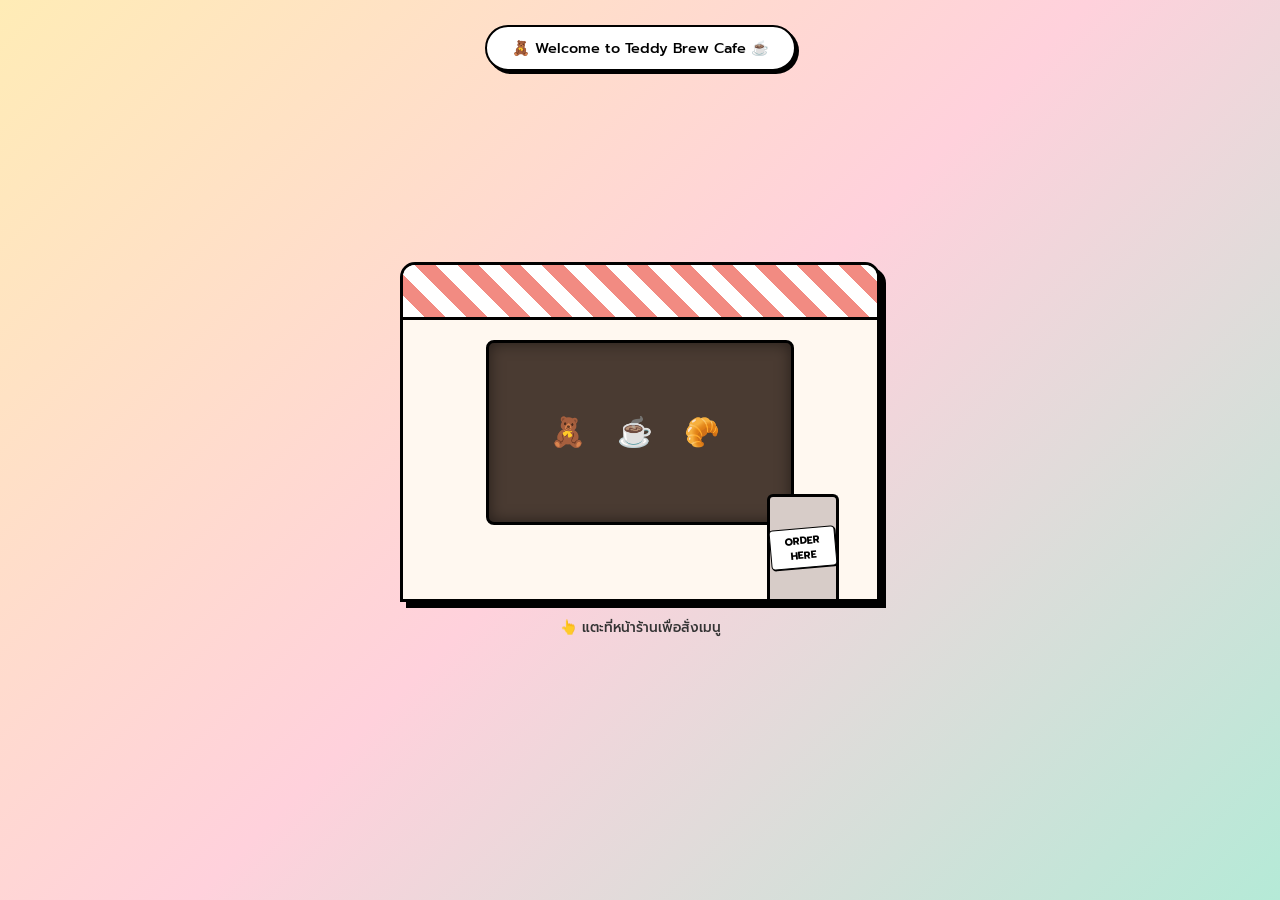
<file: index.html>
<!DOCTYPE html>
<html lang="th">
<head>
    <meta charset="UTF-8">
    <meta name="viewport" content="width=device-width, initial-scale=1.0">
    <title>Teddy Brew Cafe</title>
    <link rel="stylesheet" href="style.css">
    <link href="https://fonts.googleapis.com/css2?family=Prompt:wght@300;400;500;600&display=swap" rel="stylesheet">
</head>
<body class="home-body">

    <div class="audio-banner">
        🧸 Welcome to Teddy Brew Cafe ☕
    </div>

    <div class="shop-container">
        <a href="drink.html" class="shop-window-link">
            <div class="shop-building">
                <div class="awning"></div>
                <div class="glass-window">
                    <div class="shelf">🧸 ☕ 🥐</div>
                </div>
                <div class="door">
                    <div class="order-tag-door">Order Here</div>
                </div>
            </div>
        </a>
        <p class="tap-hint">👆 แตะที่หน้าร้านเพื่อสั่งเมนู</p>
    </div>

</body>
</html>
</file>
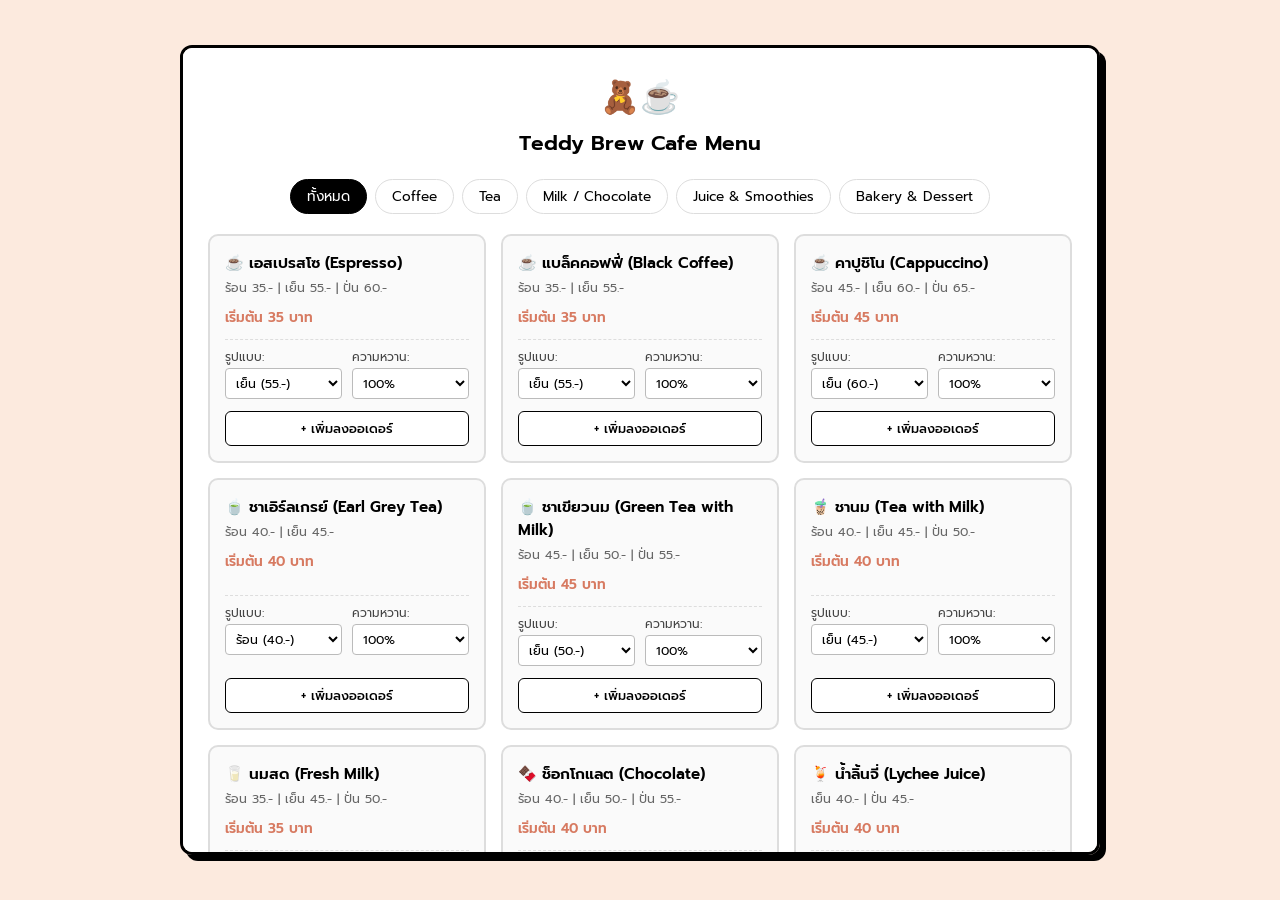
<file: drink.html>
<!DOCTYPE html>
<html lang="th">
<head>
    <meta charset="UTF-8">
    <meta name="viewport" content="width=device-width, initial-scale=1.0">
    <title>เมนูเครื่องดื่มและของหวาน - Teddy Brew Cafe</title>
    <link rel="stylesheet" href="style.css">
    <link href="https://fonts.googleapis.com/css2?family=Prompt:wght@300;400;500;600&display=swap" rel="stylesheet">
</head>
<body class="menu-body">

    <div class="menu-container-large">
        <div class="menu-header">
            <span class="cafe-icon">🧸☕</span>
            <h2>Teddy Brew Cafe Menu</h2>
        </div>

        <!-- ปุ่มกรองหมวดหมู่ -->
        <div class="menu-filters">
            <button class="filter-btn active" data-filter="all">ทั้งหมด</button>
            <button class="filter-btn" data-filter="coffee">Coffee</button>
            <button class="filter-btn" data-filter="tea">Tea</button>
            <button class="filter-btn" data-filter="milk">Milk / Chocolate</button>
            <button class="filter-btn" data-filter="juice">Juice & Smoothies</button>
            <button class="filter-btn" data-filter="bakery">Bakery & Dessert</button>
        </div>

        <!-- รายการเมนูทั้งหมด -->
        <div class="drink-grid-catalog">
            
            <!-- COFFEE -->
            <div class="drink-card" data-category="coffee" data-name="เอสเปรสโซ (Espresso)" data-type="drink">
                <div class="drink-info">
                    <h3>☕ เอสเปรสโซ (Espresso)</h3>
                    <p>ร้อน 35.- | เย็น 55.- | ปั่น 60.-</p>
                    <span class="price-tag">เริ่มต้น 35 บาท</span>
                </div>
                <div class="drink-options">
                    <div class="option-group">
                        <label>รูปแบบ:</label>
                        <select class="serve-type">
                            <option value="ร้อน" data-price="35">ร้อน (35.-)</option>
                            <option value="เย็น" data-price="55" selected>เย็น (55.-)</option>
                            <option value="ปั่น" data-price="60">ปั่น (60.-)</option>
                        </select>
                    </div>
                    <div class="option-group">
                        <label>ความหวาน:</label>
                        <select class="sweetness">
                            <option value="หวาน 0%">0%</option>
                            <option value="หวาน 50%">50%</option>
                            <option value="หวาน 100%" selected>100%</option>
                        </select>
                    </div>
                </div>
                <button type="button" class="add-to-cart-btn">+ เพิ่มลงออเดอร์</button>
            </div>

            <div class="drink-card" data-category="coffee" data-name="แบล็คคอฟฟี่ (Black Coffee)" data-type="drink">
                <div class="drink-info">
                    <h3>☕ แบล็คคอฟฟี่ (Black Coffee)</h3>
                    <p>ร้อน 35.- | เย็น 55.-</p>
                    <span class="price-tag">เริ่มต้น 35 บาท</span>
                </div>
                <div class="drink-options">
                    <div class="option-group">
                        <label>รูปแบบ:</label>
                        <select class="serve-type">
                            <option value="ร้อน" data-price="35">ร้อน (35.-)</option>
                            <option value="เย็น" data-price="55" selected>เย็น (55.-)</option>
                        </select>
                    </div>
                    <div class="option-group">
                        <label>ความหวาน:</label>
                        <select class="sweetness">
                            <option value="หวาน 0%">0%</option>
                            <option value="หวาน 50%">50%</option>
                            <option value="หวาน 100%" selected>100%</option>
                        </select>
                    </div>
                </div>
                <button type="button" class="add-to-cart-btn">+ เพิ่มลงออเดอร์</button>
            </div>

            <div class="drink-card" data-category="coffee" data-name="คาปูชิโน (Cappuccino)" data-type="drink">
                <div class="drink-info">
                    <h3>☕ คาปูชิโน (Cappuccino)</h3>
                    <p>ร้อน 45.- | เย็น 60.- | ปั่น 65.-</p>
                    <span class="price-tag">เริ่มต้น 45 บาท</span>
                </div>
                <div class="drink-options">
                    <div class="option-group">
                        <label>รูปแบบ:</label>
                        <select class="serve-type">
                            <option value="ร้อน" data-price="45">ร้อน (45.-)</option>
                            <option value="เย็น" data-price="60" selected>เย็น (60.-)</option>
                            <option value="ปั่น" data-price="65">ปั่น (65.-)</option>
                        </select>
                    </div>
                    <div class="option-group">
                        <label>ความหวาน:</label>
                        <select class="sweetness">
                            <option value="หวาน 0%">0%</option>
                            <option value="หวาน 50%">50%</option>
                            <option value="หวาน 100%" selected>100%</option>
                        </select>
                    </div>
                </div>
                <button type="button" class="add-to-cart-btn">+ เพิ่มลงออเดอร์</button>
            </div>

            <!-- TEA -->
            <div class="drink-card" data-category="tea" data-name="ชาเอิร์ลเกรย์ (Earl Grey Tea)" data-type="drink">
                <div class="drink-info">
                    <h3>🍵 ชาเอิร์ลเกรย์ (Earl Grey Tea)</h3>
                    <p>ร้อน 40.- | เย็น 45.-</p>
                    <span class="price-tag">เริ่มต้น 40 บาท</span>
                </div>
                <div class="drink-options">
                    <div class="option-group">
                        <label>รูปแบบ:</label>
                        <select class="serve-type">
                            <option value="ร้อน" data-price="40" selected>ร้อน (40.-)</option>
                            <option value="เย็น" data-price="45">เย็น (45.-)</option>
                        </select>
                    </div>
                    <div class="option-group">
                        <label>ความหวาน:</label>
                        <select class="sweetness">
                            <option value="หวาน 0%">0%</option>
                            <option value="หวาน 50%">50%</option>
                            <option value="หวาน 100%" selected>100%</option>
                        </select>
                    </div>
                </div>
                <button type="button" class="add-to-cart-btn">+ เพิ่มลงออเดอร์</button>
            </div>

            <div class="drink-card" data-category="tea" data-name="ชาเขียวนม (Green Tea with Milk)" data-type="drink">
                <div class="drink-info">
                    <h3>🍵 ชาเขียวนม (Green Tea with Milk)</h3>
                    <p>ร้อน 45.- | เย็น 50.- | ปั่น 55.-</p>
                    <span class="price-tag">เริ่มต้น 45 บาท</span>
                </div>
                <div class="drink-options">
                    <div class="option-group">
                        <label>รูปแบบ:</label>
                        <select class="serve-type">
                            <option value="ร้อน" data-price="45">ร้อน (45.-)</option>
                            <option value="เย็น" data-price="50" selected>เย็น (50.-)</option>
                            <option value="ปั่น" data-price="55">ปั่น (55.-)</option>
                        </select>
                    </div>
                    <div class="option-group">
                        <label>ความหวาน:</label>
                        <select class="sweetness">
                            <option value="หวาน 0%">0%</option>
                            <option value="หวาน 50%">50%</option>
                            <option value="หวาน 100%" selected>100%</option>
                        </select>
                    </div>
                </div>
                <button type="button" class="add-to-cart-btn">+ เพิ่มลงออเดอร์</button>
            </div>

            <div class="drink-card" data-category="tea" data-name="ชานม (Tea with Milk)" data-type="drink">
                <div class="drink-info">
                    <h3>🧋 ชานม (Tea with Milk)</h3>
                    <p>ร้อน 40.- | เย็น 45.- | ปั่น 50.-</p>
                    <span class="price-tag">เริ่มต้น 40 บาท</span>
                </div>
                <div class="drink-options">
                    <div class="option-group">
                        <label>รูปแบบ:</label>
                        <select class="serve-type">
                            <option value="ร้อน" data-price="40">ร้อน (40.-)</option>
                            <option value="เย็น" data-price="45" selected>เย็น (45.-)</option>
                            <option value="ปั่น" data-price="50">ปั่น (50.-)</option>
                        </select>
                    </div>
                    <div class="option-group">
                        <label>ความหวาน:</label>
                        <select class="sweetness">
                            <option value="หวาน 0%">0%</option>
                            <option value="หวาน 50%">50%</option>
                            <option value="หวาน 100%" selected>100%</option>
                        </select>
                    </div>
                </div>
                <button type="button" class="add-to-cart-btn">+ เพิ่มลงออเดอร์</button>
            </div>

            <!-- MILK / CHOCOLATE -->
            <div class="drink-card" data-category="milk" data-name="นมสด (Fresh Milk)" data-type="drink">
                <div class="drink-info">
                    <h3>🥛 นมสด (Fresh Milk)</h3>
                    <p>ร้อน 35.- | เย็น 45.- | ปั่น 50.-</p>
                    <span class="price-tag">เริ่มต้น 35 บาท</span>
                </div>
                <div class="drink-options">
                    <div class="option-group">
                        <label>รูปแบบ:</label>
                        <select class="serve-type">
                            <option value="ร้อน" data-price="35">ร้อน (35.-)</option>
                            <option value="เย็น" data-price="45" selected>เย็น (45.-)</option>
                            <option value="ปั่น" data-price="50">ปั่น (50.-)</option>
                        </select>
                    </div>
                    <div class="option-group">
                        <label>ความหวาน:</label>
                        <select class="sweetness">
                            <option value="หวาน 0%">0%</option>
                            <option value="หวาน 50%">50%</option>
                            <option value="หวาน 100%" selected>100%</option>
                        </select>
                    </div>
                </div>
                <button type="button" class="add-to-cart-btn">+ เพิ่มลงออเดอร์</button>
            </div>

            <div class="drink-card" data-category="milk" data-name="ช็อกโกแลต (Chocolate)" data-type="drink">
                <div class="drink-info">
                    <h3>🍫 ช็อกโกแลต (Chocolate)</h3>
                    <p>ร้อน 40.- | เย็น 50.- | ปั่น 55.-</p>
                    <span class="price-tag">เริ่มต้น 40 บาท</span>
                </div>
                <div class="drink-options">
                    <div class="option-group">
                        <label>รูปแบบ:</label>
                        <select class="serve-type">
                            <option value="ร้อน" data-price="40">ร้อน (40.-)</option>
                            <option value="เย็น" data-price="50" selected>เย็น (50.-)</option>
                            <option value="ปั่น" data-price="55">ปั่น (55.-)</option>
                        </select>
                    </div>
                    <div class="option-group">
                        <label>ความหวาน:</label>
                        <select class="sweetness">
                            <option value="หวาน 0%">0%</option>
                            <option value="หวาน 50%">50%</option>
                            <option value="หวาน 100%" selected>100%</option>
                        </select>
                    </div>
                </div>
                <button type="button" class="add-to-cart-btn">+ เพิ่มลงออเดอร์</button>
            </div>

            <!-- JUICE & SMOOTHIES -->
            <div class="drink-card" data-category="juice" data-name="น้ำลิ้นจี่ (Lychee Juice)" data-type="drink">
                <div class="drink-info">
                    <h3>🍹 น้ำลิ้นจี่ (Lychee Juice)</h3>
                    <p>เย็น 40.- | ปั่น 45.-</p>
                    <span class="price-tag">เริ่มต้น 40 บาท</span>
                </div>
                <div class="drink-options">
                    <div class="option-group">
                        <label>รูปแบบ:</label>
                        <select class="serve-type">
                            <option value="เย็น" data-price="40" selected>เย็น (40.-)</option>
                            <option value="ปั่น" data-price="45">ปั่น (45.-)</option>
                        </select>
                    </div>
                    <div class="option-group">
                        <label>ความหวาน:</label>
                        <select class="sweetness">
                            <option value="หวาน 0%">0%</option>
                            <option value="หวาน 50%">50%</option>
                            <option value="หวาน 100%" selected>100%</option>
                        </select>
                    </div>
                </div>
                <button type="button" class="add-to-cart-btn">+ เพิ่มลงออเดอร์</button>
            </div>

            <div class="drink-card" data-category="juice" data-name="น้ำผลไม้ปั่น - สตอเบอร์รี่" data-type="drink">
                <div class="drink-info">
                    <h3>🍓 น้ำผลไม้ปั่น - สตอเบอร์รี่</h3>
                    <p>ปั่น 55.-</p>
                    <span class="price-tag">55 บาท</span>
                </div>
                <div class="drink-options">
                    <div class="option-group">
                        <label>รูปแบบ:</label>
                        <select class="serve-type">
                            <option value="ปั่น" data-price="55" selected>ปั่น (55.-)</option>
                        </select>
                    </div>
                    <div class="option-group">
                        <label>ความหวาน:</label>
                        <select class="sweetness">
                            <option value="หวาน 0%">0%</option>
                            <option value="หวาน 50%">50%</option>
                            <option value="หวาน 100%" selected>100%</option>
                        </select>
                    </div>
                </div>
                <button type="button" class="add-to-cart-btn">+ เพิ่มลงออเดอร์</button>
            </div>

            <div class="drink-card" data-category="juice" data-name="น้ำผลไม้ปั่น - กีวี่" data-type="drink">
                <div class="drink-info">
                    <h3>🥝 น้ำผลไม้ปั่น - กีวี่</h3>
                    <p>ปั่น 55.-</p>
                    <span class="price-tag">55 บาท</span>
                </div>
                <div class="drink-options">
                    <div class="option-group">
                        <label>รูปแบบ:</label>
                        <select class="serve-type">
                            <option value="ปั่น" data-price="55" selected>ปั่น (55.-)</option>
                        </select>
                    </div>
                    <div class="option-group">
                        <label>ความหวาน:</label>
                        <select class="sweetness">
                            <option value="หวาน 0%">0%</option>
                            <option value="หวาน 50%">50%</option>
                            <option value="หวาน 100%" selected>100%</option>
                        </select>
                    </div>
                </div>
                <button type="button" class="add-to-cart-btn">+ เพิ่มลงออเดอร์</button>
            </div>

            <div class="drink-card" data-category="juice" data-name="น้ำผลไม้ปั่น - มิกซ์เบอร์รี่" data-type="drink">
                <div class="drink-info">
                    <h3>🫐 น้ำผลไม้ปั่น - มิกซ์เบอร์รี่</h3>
                    <p>ปั่น 55.-</p>
                    <span class="price-tag">55 บาท</span>
                </div>
                <div class="drink-options">
                    <div class="option-group">
                        <label>รูปแบบ:</label>
                        <select class="serve-type">
                            <option value="ปั่น" data-price="55" selected>ปั่น (55.-)</option>
                        </select>
                    </div>
                    <div class="option-group">
                        <label>ความหวาน:</label>
                        <select class="sweetness">
                            <option value="หวาน 0%">0%</option>
                            <option value="หวาน 50%">50%</option>
                            <option value="หวาน 100%" selected>100%</option>
                        </select>
                    </div>
                </div>
                <button type="button" class="add-to-cart-btn">+ เพิ่มลงออเดอร์</button>
            </div>

            <div class="drink-card" data-category="juice" data-name="โยเกิร์ตสมูทตี้ - สตอเบอร์รี่" data-type="drink">
                <div class="drink-info">
                    <h3>🥤 โยเกิร์ตสมูทตี้ - สตอเบอร์รี่</h3>
                    <p>ปั่น 65.-</p>
                    <span class="price-tag">65 บาท</span>
                </div>
                <div class="drink-options">
                    <div class="option-group">
                        <label>รูปแบบ:</label>
                        <select class="serve-type">
                            <option value="ปั่น" data-price="65" selected>ปั่น (65.-)</option>
                        </select>
                    </div>
                    <div class="option-group">
                        <label>ความหวาน:</label>
                        <select class="sweetness">
                            <option value="หวาน 0%">0%</option>
                            <option value="หวาน 50%">50%</option>
                            <option value="หวาน 100%" selected>100%</option>
                        </select>
                    </div>
                </div>
                <button type="button" class="add-to-cart-btn">+ เพิ่มลงออเดอร์</button>
            </div>

            <div class="drink-card" data-category="juice" data-name="โยเกิร์ตสมูทตี้ - มิกซ์เบอร์รี่" data-type="drink">
                <div class="drink-info">
                    <h3>🥤 โยเกิร์ตสมูทตี้ - มิกซ์เบอร์รี่</h3>
                    <p>ปั่น 65.-</p>
                    <span class="price-tag">65 บาท</span>
                </div>
                <div class="drink-options">
                    <div class="option-group">
                        <label>รูปแบบ:</label>
                        <select class="serve-type">
                            <option value="ปั่น" data-price="65" selected>ปั่น (65.-)</option>
                        </select>
                    </div>
                    <div class="option-group">
                        <label>ความหวาน:</label>
                        <select class="sweetness">
                            <option value="หวาน 0%">0%</option>
                            <option value="หวาน 50%">50%</option>
                            <option value="หวาน 100%" selected>100%</option>
                        </select>
                    </div>
                </div>
                <button type="button" class="add-to-cart-btn">+ เพิ่มลงออเดอร์</button>
            </div>

            <!-- BAKERY & DESSERT -->
            <div class="drink-card" data-category="bakery" data-name="ครัวซองต์เนยสด (Butter Croissant)" data-type="bakery" data-price="65">
                <div class="drink-info">
                    <h3>🥐 ครัวซองต์เนยสด (Butter Croissant)</h3>
                    <p>อบสดใหม่ หอมเนยแท้ กรอบนอกนุ่มใน</p>
                    <span class="price-tag">65 บาท</span>
                </div>
                <button type="button" class="add-to-cart-btn">+ เพิ่มลงออเดอร์</button>
            </div>

            <div class="drink-card" data-category="bakery" data-name="เค้กช็อกโกแลต (Chocolate Fudge Cake)" data-type="bakery" data-price="75">
                <div class="drink-info">
                    <h3>🍰 เค้กช็อกโกแลต (Chocolate Fudge Cake)</h3>
                    <p>เค้กเนื้อนุ่มราดช็อกโกแลตเข้มข้น</p>
                    <span class="price-tag">75 บาท</span>
                </div>
                <button type="button" class="add-to-cart-btn">+ เพิ่มลงออเดอร์</button>
            </div>

            <div class="drink-card" data-category="bakery" data-name="ฮันนีโทสต์ (Honey Toast)" data-type="bakery" data-price="119">
                <div class="drink-info">
                    <h3>🍯 ฮันนีโทสต์ (Honey Toast)</h3>
                    <p>ขนมปังอบเนยฉ่ำๆ ราดน้ำผึ้งเสิร์ฟพร้อมวิปครีม</p>
                    <span class="price-tag">119 บาท</span>
                </div>
                <button type="button" class="add-to-cart-btn">+ เพิ่มลงออเดอร์</button>
            </div>

        </div>

        <!-- สรุปรายการในตะกร้าแบบ Real-time -->
        <div id="cartSummaryBox" class="cart-summary-box hidden">
            <div class="cart-summary-header">
                <h3>🛒 รายการที่เลือกไว้</h3>
                <button type="button" id="clearCartBtn" class="clear-cart-btn">ล้างทั้งหมด</button>
            </div>
            <div id="cartItemsContainer" class="cart-items-container"></div>
            <div id="liveTotalDisplay" class="live-total-display">ยอดรวม: 0 บาท</div>
        </div>

        <div class="action-footer">
            <button id="nextBtn" class="choose-btn disabled" disabled>กรุณาเลือกเมนูก่อน</button>
            <br>
            <a href="index.html" class="back-link">← กลับหน้าแรก</a>
        </div>
    </div>

    <script src="script.js"></script>
</body>
</html>
</file>
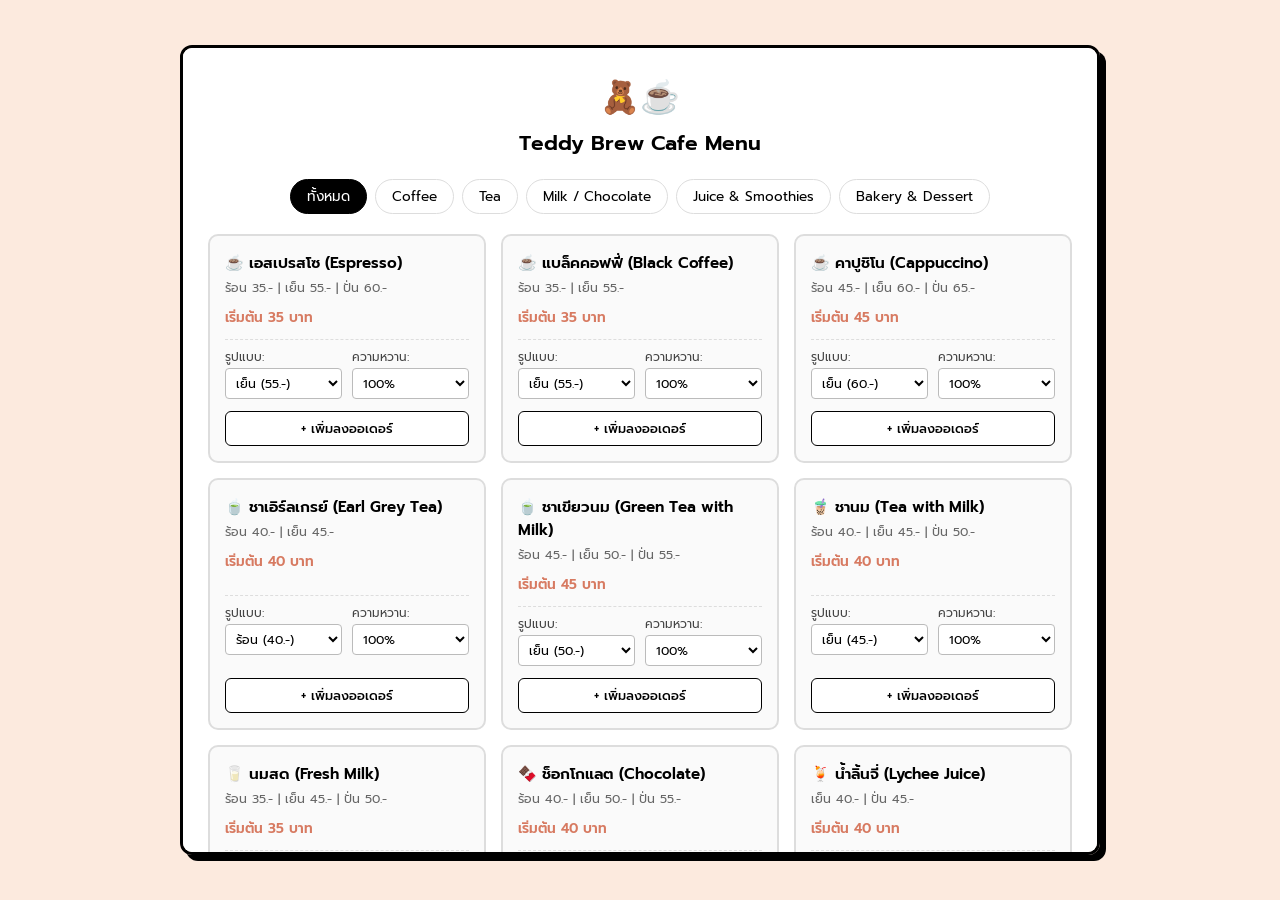
<file: name.html>
<!DOCTYPE html>
<html lang="th">
<head>
    <meta charset="UTF-8">
    <meta name="viewport" content="width=device-width, initial-scale=1.0">
    <title>Your Order Tag - Teddy Brew Cafe</title>
    <link rel="stylesheet" href="style.css">
    <link href="https://fonts.googleapis.com/css2?family=Caveat:wght@600&family=Prompt:wght@300;400;500;600&display=swap" rel="stylesheet">
</head>
<body class="menu-body">

    <div class="menu-container-small text-center">
        <div class="input-section">
            <label for="nameInput" class="input-label">พิมพ์ชื่อของคุณสำหรับ Order นี้ <span class="required">*</span></label>
            <input type="text" id="nameInput" class="styled-input" placeholder="กรอกชื่อของคุณที่นี่" maxlength="15">
            <p id="nameErrorMsg" class="error-msg hidden">กรุณากรอกชื่อก่อนยืนยันออเดอร์ครับ 🧸</p>
        </div>

        <div class="input-section">
            <label for="noteInput" class="input-label">หมายเหตุเพิ่มเติม (ถ้ามี):</label>
            <input type="text" id="noteInput" class="styled-input note-input" placeholder="เช่น ไม่รับหลอด, แยกน้ำแข็ง" maxlength="40">
        </div>

        <!-- ป้ายกระดาษจำลองชื่อลูกค้า -->
        <div class="order-tag-card">
            <p class="tag-title">ORDER FOR</p>
            <h1 id="customerName" class="customer-name-display">Your Name</h1>
            <p id="tagDateTime" class="tag-datetime"></p>
            <div class="tag-divider"></div>
            
            <div id="selectedDrinkList" class="selected-drink-list"></div>
            <div id="tagNoteDisplay" class="tag-note-display hidden"></div>
            <div id="totalPriceDisplay" class="total-price-display"></div>

            <div class="tag-divider"></div>
            <div class="tag-footer-info">
                <span>TEDDY BREW 🧸</span>
                <span id="orderNumberDisplay">ORDER #001</span>
            </div>
        </div>

        <div class="action-footer">
            <button id="finishBtn" class="choose-btn">ยืนยันการสั่งซื้อ</button>
            <br>
            <a href="drink.html" class="back-link">← เลือกเมนูเพิ่ม / แก้ไขรายการ</a>
        </div>
    </div>

    <script src="script.js"></script>
</body>
</html>
</file>
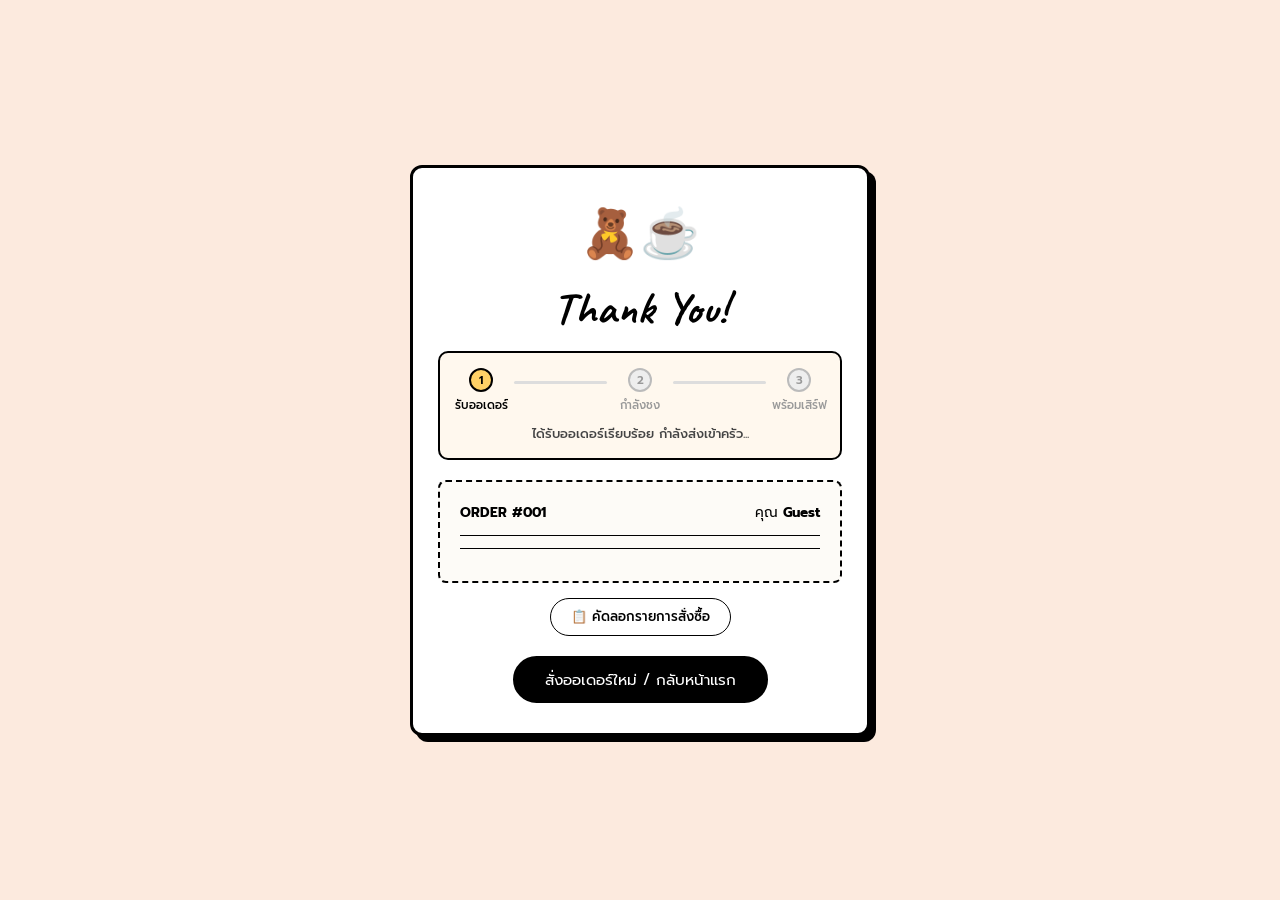
<file: thankyou.html>
<!DOCTYPE html>
<html lang="th">
<head>
    <meta charset="UTF-8">
    <meta name="viewport" content="width=device-width, initial-scale=1.0">
    <title>Thank You - Teddy Brew Cafe</title>
    <link rel="stylesheet" href="style.css">
    <link href="https://fonts.googleapis.com/css2?family=Caveat:wght@600&family=Prompt:wght@300;400;500;600&display=swap" rel="stylesheet">
</head>
<body class="menu-body">

    <div class="menu-container-small text-center">
        <div class="thankyou-icon" id="statusEmoji">🧸☕</div>
        <h1 class="thankyou-title">Thank You!</h1>
        
        <!-- ระบบติดตามสถานะการทำอาหารแบบจำลอง -->
        <div class="status-tracker-box">
            <div class="status-steps">
                <div class="status-step active" id="step1">
                    <div class="step-dot">1</div>
                    <span>รับออเดอร์</span>
                </div>
                <div class="status-line"><div class="status-line-fill" id="line1"></div></div>
                <div class="status-step" id="step2">
                    <div class="step-dot">2</div>
                    <span>กำลังชง</span>
                </div>
                <div class="status-line"><div class="status-line-fill" id="line2"></div></div>
                <div class="status-step" id="step3">
                    <div class="step-dot">3</div>
                    <span>พร้อมเสิร์ฟ</span>
                </div>
            </div>
            <p id="statusMessageText" class="status-message">ได้รับออเดอร์เรียบร้อย กำลังส่งเข้าครัว...</p>
        </div>

        <!-- ใบเสร็จสรุปออเดอร์ -->
        <div class="receipt-box">
            <div class="receipt-header">
                <strong id="receiptOrderNo">ORDER #001</strong>
                <span>คุณ <strong id="receiptCustomerName">Guest</strong></span>
            </div>
            <div id="receiptDateTime" class="receipt-datetime"></div>
            <div class="tag-divider"></div>
            <div id="receiptItemsList" class="selected-drink-list"></div>
            <div id="receiptNote" class="tag-note-display hidden"></div>
            <div class="tag-divider"></div>
            <div id="receiptTotal" class="total-price-display"></div>
        </div>

        <!-- ปุ่มคัดลอกใบเสร็จ -->
        <button type="button" id="copyReceiptBtn" class="copy-receipt-btn">📋 คัดลอกรายการสั่งซื้อ</button>
        <br>
        <a href="index.html" id="newOrderBtn" class="choose-btn link-btn">สั่งออเดอร์ใหม่ / กลับหน้าแรก</a>
    </div>

    <script src="script.js"></script>
</body>
</html>
</file>
<file: style.css>
* {
    margin: 0;
    padding: 0;
    box-sizing: border-box;
    font-family: 'Prompt', sans-serif;
}

.hidden {
    display: none !important;
}

/* =========================================
   ธีมหน้าแรก (index.html)
   ========================================= */
.home-body {
    background: linear-gradient(135deg, #ffecb6 0%, #ffd1dc 50%, #b5ead7 100%);
    min-height: 100vh;
    display: flex;
    justify-content: center;
    align-items: center;
    padding: 20px;
    position: relative;
}

.audio-banner {
    position: absolute;
    top: 25px;
    background: #fff;
    padding: 10px 25px;
    border-radius: 30px;
    border: 2px solid #000;
    font-size: 0.9rem;
    font-weight: 500;
    box-shadow: 3px 3px 0px #000;
    text-align: center;
}

.shop-container {
    text-align: center;
    width: 100%;
    max-width: 480px;
}

.shop-window-link {
    text-decoration: none;
    display: block;
}

.shop-building {
    width: 100%;
    height: 340px;
    background: #fff8f0;
    border: 3px solid #000;
    border-radius: 15px 15px 0 0;
    position: relative;
    box-shadow: 6px 6px 0px #000;
    transition: transform 0.2s ease;
}

.shop-building:hover {
    transform: translateY(-4px);
}

.awning {
    height: 55px;
    background: repeating-linear-gradient(45deg, #fff, #fff 15px, #f28b82 15px, #f28b82 30px);
    border-bottom: 3px solid #000;
    border-radius: 12px 12px 0 0;
}

.glass-window {
    width: 65%;
    height: 185px;
    background: #4a3b32;
    border: 3px solid #000;
    margin: 20px auto;
    border-radius: 8px;
    display: flex;
    align-items: center;
    justify-content: center;
    box-shadow: inset 0 0 15px rgba(0,0,0,0.5);
}

.shelf {
    color: #fff;
    font-size: 1.8rem;
    letter-spacing: 10px;
}

.door {
    position: absolute;
    bottom: 0;
    right: 8%;
    width: 72px;
    height: 105px;
    background: #d7ccc8;
    border: 3px solid #000;
    border-bottom: none;
    border-radius: 6px 6px 0 0;
    display: flex;
    align-items: center;
    justify-content: center;
}

.order-tag-door {
    background: #fff;
    color: #000;
    font-size: 0.65rem;
    font-weight: bold;
    padding: 4px 6px;
    border: 1.5px solid #000;
    border-radius: 4px;
    box-shadow: 1px 1px 0px #000;
    text-transform: uppercase;
    transform: rotate(-5deg);
}

.tap-hint {
    margin-top: 15px;
    font-size: 0.85rem;
    font-weight: 500;
    color: #333;
}

/* =========================================
   ธีมหน้าเมนู หน้าชื่อ และหน้าขอบคุณ
   ========================================= */
.menu-body {
    background: #fceade;
    min-height: 100vh;
    display: flex;
    justify-content: center;
    align-items: center;
    padding: 20px;
}

.text-center {
    text-align: center;
}

.menu-container-large {
    background: #fff;
    width: 920px;
    max-width: 100%;
    max-height: 90vh;
    overflow-y: auto;
    padding: 25px;
    border: 3px solid #000;
    border-radius: 12px;
    box-shadow: 6px 6px 0px #000;
    text-align: center;
}

.menu-container-small {
    background: #fff;
    width: 460px;
    max-width: 100%;
    padding: 30px 25px;
    border: 3px solid #000;
    border-radius: 12px;
    box-shadow: 6px 6px 0px #000;
}

.menu-header {
    margin-bottom: 20px;
}

.cafe-icon {
    font-size: 2rem;
}

.menu-header h2 {
    font-size: 1.3rem;
    font-weight: 600;
    margin-top: 5px;
}

.menu-filters {
    display: flex;
    justify-content: center;
    gap: 8px;
    margin-bottom: 20px;
    flex-wrap: wrap;
}

.filter-btn {
    background: #fff;
    border: 1.5px solid #ddd;
    padding: 6px 16px;
    border-radius: 20px;
    cursor: pointer;
    font-size: 0.85rem;
    transition: all 0.2s;
}

.filter-btn:hover, .filter-btn.active {
    background-color: #000;
    color: #fff;
    border-color: #000;
}

/* การ์ดเมนู */
.drink-grid-catalog {
    display: grid;
    grid-template-columns: repeat(auto-fit, minmax(250px, 1fr));
    gap: 15px;
    text-align: left;
}

.drink-card {
    border: 2px solid #ddd;
    border-radius: 10px;
    padding: 15px;
    background: #fafafa;
    display: flex;
    flex-direction: column;
    justify-content: space-between;
    transition: all 0.2s;
}

.drink-card.selected {
    border-color: #000;
    background: #fff8ee;
    box-shadow: 3px 3px 0px #000;
}

.drink-info h3 {
    font-size: 0.95rem;
    font-weight: 600;
    margin-bottom: 4px;
}

.drink-info p {
    font-size: 0.78rem;
    color: #666;
    margin-bottom: 8px;
}

.price-tag {
    font-size: 0.85rem;
    font-weight: 600;
    color: #d77a61;
}

.drink-options {
    margin-top: 10px;
    padding-top: 8px;
    border-top: 1px dashed #ddd;
    display: flex;
    gap: 10px;
}

.option-group {
    display: flex;
    flex-direction: column;
    font-size: 0.75rem;
    color: #444;
    flex: 1;
}

.option-group select {
    margin-top: 2px;
    padding: 4px 6px;
    font-size: 0.78rem;
    border: 1px solid #bbb;
    border-radius: 4px;
    background: #fff;
    outline: none;
    cursor: pointer;
}

.add-to-cart-btn {
    margin-top: 12px;
    width: 100%;
    padding: 7px;
    background: #fff;
    border: 1.5px solid #000;
    border-radius: 6px;
    font-size: 0.8rem;
    font-weight: 500;
    cursor: pointer;
    transition: all 0.15s;
}

.add-to-cart-btn:hover {
    background: #000;
    color: #fff;
}

.add-to-cart-btn.added-feedback {
    background: #4caf50;
    border-color: #4caf50;
    color: #fff;
}

/* กล่องสรุปตะกร้าสินค้า */
.cart-summary-box {
    margin-top: 25px;
    padding: 15px;
    background: #fdfbf7;
    border: 2px solid #000;
    border-radius: 10px;
    text-align: left;
}

.cart-summary-header {
    display: flex;
    justify-content: space-between;
    align-items: center;
    margin-bottom: 10px;
}

.cart-summary-header h3 {
    font-size: 0.95rem;
}

.clear-cart-btn {
    background: none;
    border: none;
    color: #d9534f;
    font-size: 0.78rem;
    cursor: pointer;
    text-decoration: underline;
}

.cart-item-row {
    display: flex;
    justify-content: space-between;
    align-items: center;
    padding: 6px 0;
    border-bottom: 1px dashed #ddd;
    font-size: 0.82rem;
}

.cart-item-info {
    display: flex;
    flex-direction: column;
}

.cart-item-price {
    color: #d77a61;
    font-weight: 600;
    font-size: 0.78rem;
}

.cart-item-controls {
    display: flex;
    align-items: center;
    gap: 8px;
}

.qty-btn {
    width: 24px;
    height: 24px;
    border: 1.5px solid #000;
    background: #fff;
    border-radius: 4px;
    font-weight: bold;
    cursor: pointer;
}

.qty-btn:hover {
    background: #000;
    color: #fff;
}

.qty-num {
    font-weight: 600;
    min-width: 16px;
    text-align: center;
}

.live-total-display {
    margin-top: 10px;
    text-align: right;
    font-weight: 600;
    font-size: 0.95rem;
    color: #000;
}

/* ปุ่มและลิงก์ส่วนท้าย */
.action-footer {
    margin-top: 25px;
}

.choose-btn {
    background: #000;
    color: #fff;
    border: 2px solid #000;
    padding: 10px 30px;
    border-radius: 25px;
    font-size: 0.95rem;
    cursor: pointer;
    transition: background 0.2s;
}

.choose-btn.disabled {
    background: #ccc;
    border-color: #ccc;
    cursor: not-allowed;
}

.choose-btn:not(.disabled):hover {
    background: #333;
}

.link-btn {
    text-decoration: none;
    display: inline-block;
    margin-top: 20px;
}

.back-link {
    display: inline-block;
    margin-top: 15px;
    color: #000;
    text-decoration: none;
    font-size: 0.85rem;
}

.back-link:hover {
    text-decoration: underline;
}

/* =========================================
   หน้าป้ายชื่อและใบเสร็จ (name.html & thankyou.html)
   ========================================= */
.input-section {
    margin-bottom: 15px;
}

.input-label {
    font-size: 0.88rem;
    font-weight: 500;
    display: block;
    margin-bottom: 6px;
}

.required {
    color: #d9534f;
}

.styled-input {
    padding: 8px 14px;
    font-size: 0.95rem;
    border: 2px solid #000;
    border-radius: 8px;
    text-align: center;
    width: 85%;
    outline: none;
}

.note-input {
    font-size: 0.85rem;
    border-color: #888;
}

.input-error {
    border-color: #d9534f !important;
    background: #fff5f5;
}

.error-msg {
    color: #d9534f;
    font-size: 0.78rem;
    margin-top: 4px;
}

.order-tag-card {
    background: #fdfbf7;
    border: 2px dashed #000;
    padding: 25px;
    max-width: 340px;
    margin: 20px auto 0;
    box-shadow: 4px 4px 0px rgba(0,0,0,0.1);
}

.tag-title {
    font-size: 0.75rem;
    letter-spacing: 2px;
    color: #777;
}

.customer-name-display {
    font-family: 'Caveat', cursive;
    font-size: 2.8rem;
    margin: 8px 0;
    color: #000;
    word-break: break-word;
}

.tag-divider {
    border-bottom: 1px solid #000;
    margin: 12px 0;
}

.selected-drink-list {
    font-size: 0.8rem;
    font-weight: 500;
    text-align: left;
    line-height: 1.6;
}

.tag-note-display {
    margin-top: 8px;
    font-size: 0.78rem;
    color: #555;
    text-align: left;
    font-style: italic;
}

.total-price-display {
    font-size: 0.9rem;
    font-weight: 600;
    text-align: right;
    margin-top: 10px;
    color: #d77a61;
}

.tag-footer-info {
    display: flex;
    justify-content: space-between;
    font-size: 0.75rem;
    font-weight: 600;
}

/* หน้า Thank You */
.thankyou-icon {
    font-size: 3rem;
    margin-bottom: 10px;
}

.thankyou-title {
    font-family: 'Caveat', cursive;
    font-size: 2.8rem;
    margin-bottom: 8px;
}

.thankyou-subtitle {
    font-size: 0.9rem;
    color: #555;
    line-height: 1.5;
    margin-bottom: 20px;
}

.receipt-box {
    background: #fdfbf7;
    border: 2px dashed #000;
    padding: 20px;
    border-radius: 8px;
    text-align: left;
}

.receipt-header {
    display: flex;
    justify-content: space-between;
    font-size: 0.85rem;
}

/* รองรับมือถือจอเล็ก */
@media (max-width: 480px) {
    .shop-building {
        height: 290px;
    }
    .glass-window {
        width: 58%;
        height: 150px;
        margin-left: 12%;
    }
    .shelf {
        font-size: 1.4rem;
        letter-spacing: 6px;
    }
    .door {
        width: 60px;
        height: 90px;
        right: 6%;
    }
}
/* =========================================
   เพิ่มเติม: วัน-เวลา, แถบติดตามสถานะ และปุ่มคัดลอก
   ========================================= */
.tag-datetime {
    font-size: 0.72rem;
    color: #777;
    margin-top: -4px;
    margin-bottom: 8px;
}

.receipt-datetime {
    font-size: 0.72rem;
    color: #666;
    margin-top: 4px;
}

/* แถบติดตามสถานะการชง */
.status-tracker-box {
    background: #fff8ee;
    border: 2px solid #000;
    border-radius: 10px;
    padding: 15px 12px;
    margin: 15px 0 20px;
}

.status-steps {
    display: flex;
    align-items: center;
    justify-content: space-between;
    margin-bottom: 10px;
}

.status-step {
    display: flex;
    flex-direction: column;
    align-items: center;
    font-size: 0.72rem;
    color: #999;
    font-weight: 500;
    min-width: 58px;
    transition: color 0.3s;
}

.step-dot {
    width: 24px;
    height: 24px;
    border-radius: 50%;
    background: #eee;
    border: 2px solid #bbb;
    display: flex;
    align-items: center;
    justify-content: center;
    font-weight: 600;
    margin-bottom: 4px;
    transition: all 0.3s;
}

.status-step.active {
    color: #000;
}

.status-step.active .step-dot {
    background: #ffd166;
    border-color: #000;
    color: #000;
}

.status-step.completed .step-dot {
    background: #4caf50;
    border-color: #000;
    color: #fff;
}

.status-line {
    flex: 1;
    height: 3px;
    background: #ddd;
    margin: 0 4px 16px;
    border-radius: 2px;
    overflow: hidden;
}

.status-line-fill {
    width: 0%;
    height: 100%;
    background: #000;
    transition: width 1.5s ease;
}

.status-message {
    font-size: 0.8rem;
    font-weight: 500;
    color: #444;
}

.status-message.status-done {
    color: #2e7d32;
    font-weight: 600;
}

/* ปุ่มคัดลอกใบเสร็จ */
.copy-receipt-btn {
    margin-top: 15px;
    background: #fff;
    color: #000;
    border: 1.5px solid #000;
    padding: 8px 20px;
    border-radius: 20px;
    font-size: 0.82rem;
    font-weight: 500;
    cursor: pointer;
    transition: all 0.2s;
}

.copy-receipt-btn:hover {
    background: #f0f0f0;
}

.copy-receipt-btn.copied {
    background: #4caf50;
    border-color: #4caf50;
    color: #fff;
}
</file>
